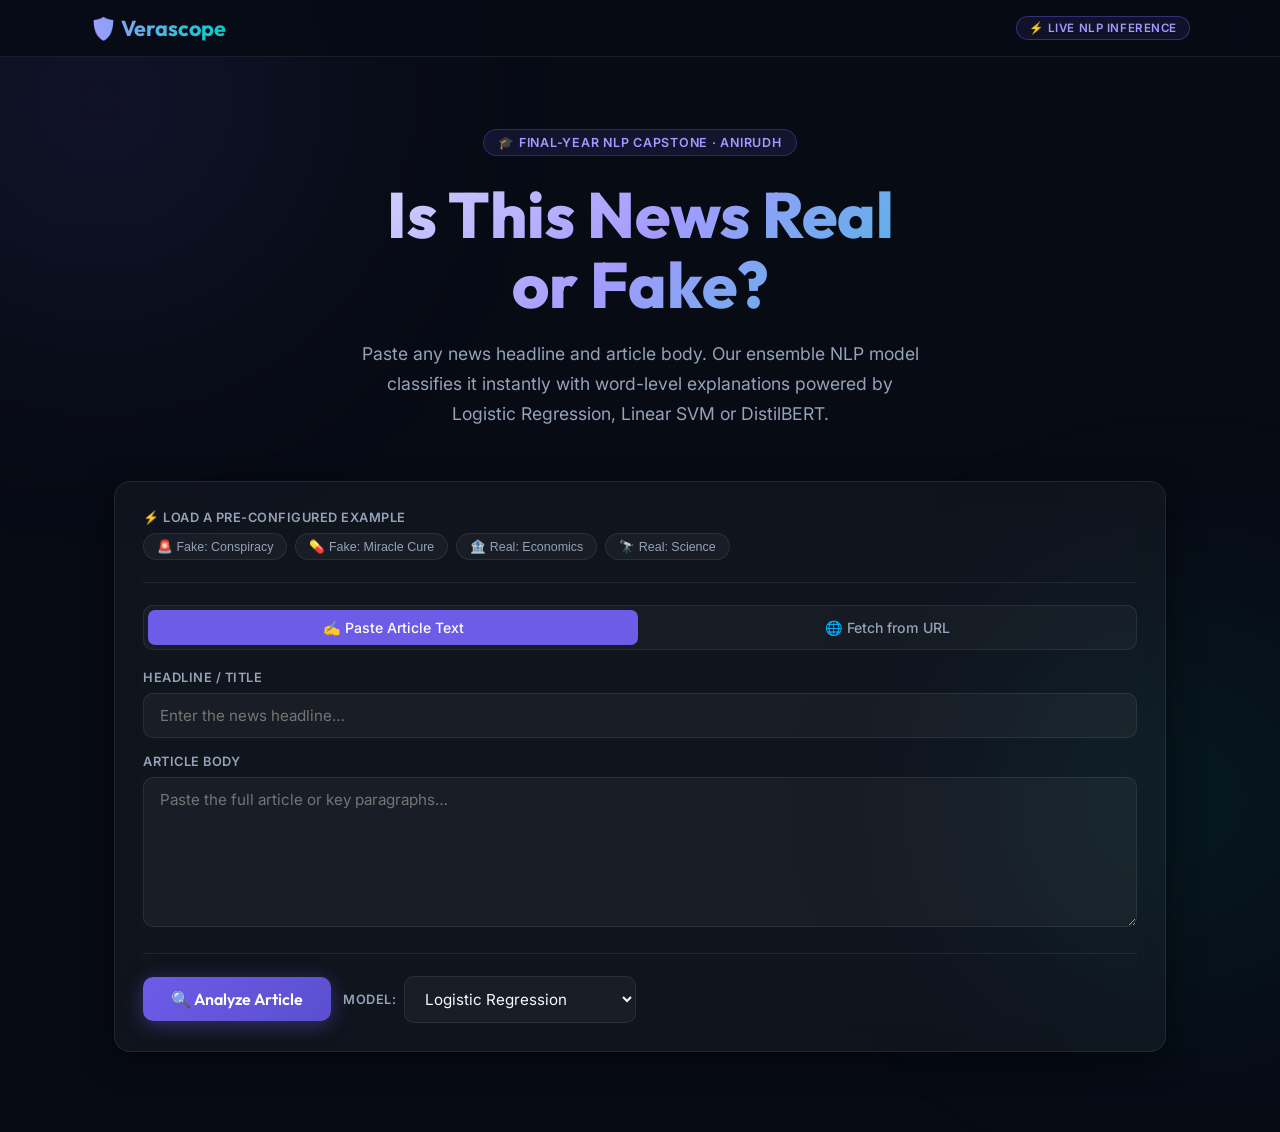
<file: app/index.html>
<!DOCTYPE html>
<html lang="en">
<head>
  <meta charset="UTF-8" />
  <meta name="viewport" content="width=device-width, initial-scale=1.0" />
  <title>Verascope — AI Fake News Detector</title>
  <meta name="description" content="Detect fake news instantly using advanced NLP models. Paste a headline or article and get a verdict with word-level explanations." />
  <link rel="preconnect" href="https://fonts.googleapis.com" />
  <link href="https://fonts.googleapis.com/css2?family=Outfit:wght@300;400;500;600;700;800&family=Inter:wght@300;400;500;600&display=swap" rel="stylesheet" />
  <style>
    /* ═══════════════════════════════════════════════════
       DESIGN TOKENS
    ═══════════════════════════════════════════════════ */
    :root {
      --bg-base:       #070b14;
      --bg-card:       rgba(255,255,255,0.04);
      --bg-card-hover: rgba(255,255,255,0.07);
      --border:        rgba(255,255,255,0.08);
      --border-glow:   rgba(108,92,231,0.4);
      --purple:        #6c5ce7;
      --purple-light:  #a29bfe;
      --cyan:          #00cec9;
      --green:         #00b894;
      --green-glow:    rgba(0,184,148,0.25);
      --red:           #e17055;
      --red-glow:      rgba(225,112,85,0.25);
      --text-primary:  #f8fafc;
      --text-muted:    #94a3b8;
      --text-dim:      #64748b;
      --radius:        16px;
      --radius-sm:     10px;
      --shadow:        0 8px 32px rgba(0,0,0,0.5);
    }

    /* ═══════════════════════════════════════════════════
       BASE
    ═══════════════════════════════════════════════════ */
    *, *::before, *::after { box-sizing: border-box; margin: 0; padding: 0; }

    body {
      background: var(--bg-base);
      color: var(--text-primary);
      font-family: 'Inter', sans-serif;
      min-height: 100vh;
      overflow-x: hidden;
    }

    /* animated background orbs */
    body::before, body::after {
      content: '';
      position: fixed;
      border-radius: 50%;
      filter: blur(120px);
      pointer-events: none;
      z-index: 0;
      animation: orb-drift 18s ease-in-out infinite alternate;
    }
    body::before {
      width: 600px; height: 600px;
      background: radial-gradient(circle, rgba(108,92,231,0.18) 0%, transparent 70%);
      top: -200px; left: -200px;
    }
    body::after {
      width: 500px; height: 500px;
      background: radial-gradient(circle, rgba(0,206,201,0.14) 0%, transparent 70%);
      bottom: -150px; right: -150px;
      animation-delay: -9s;
    }
    @keyframes orb-drift {
      from { transform: translate(0,0) scale(1); }
      to   { transform: translate(60px,40px) scale(1.1); }
    }

    /* ═══════════════════════════════════════════════════
       LAYOUT
    ═══════════════════════════════════════════════════ */
    .wrap {
      position: relative;
      z-index: 1;
      max-width: 1100px;
      margin: 0 auto;
      padding: 0 24px 80px;
    }

    /* ═══════════════════════════════════════════════════
       NAV
    ═══════════════════════════════════════════════════ */
    nav {
      position: sticky;
      top: 0;
      z-index: 100;
      backdrop-filter: blur(20px);
      -webkit-backdrop-filter: blur(20px);
      background: rgba(7,11,20,0.85);
      border-bottom: 1px solid var(--border);
      padding: 14px 24px;
    }
    .nav-inner {
      max-width: 1100px;
      margin: 0 auto;
      display: flex;
      align-items: center;
      justify-content: space-between;
    }
    .logo {
      font-family: 'Outfit', sans-serif;
      font-size: 1.35rem;
      font-weight: 700;
      background: linear-gradient(90deg, var(--purple-light), var(--cyan));
      -webkit-background-clip: text;
      -webkit-text-fill-color: transparent;
      background-clip: text;
      text-decoration: none;
    }
    .badge-nav {
      font-size: 0.72rem;
      font-weight: 600;
      letter-spacing: 0.05em;
      padding: 4px 12px;
      border-radius: 20px;
      border: 1px solid var(--border-glow);
      color: var(--purple-light);
      background: rgba(108,92,231,0.1);
    }

    /* ═══════════════════════════════════════════════════
       HERO
    ═══════════════════════════════════════════════════ */
    .hero {
      text-align: center;
      padding: 72px 0 52px;
    }
    .hero-tag {
      display: inline-flex;
      align-items: center;
      gap: 6px;
      font-size: 0.78rem;
      font-weight: 600;
      letter-spacing: 0.06em;
      text-transform: uppercase;
      color: var(--purple-light);
      background: rgba(108,92,231,0.12);
      border: 1px solid rgba(108,92,231,0.3);
      border-radius: 20px;
      padding: 5px 14px;
      margin-bottom: 24px;
    }
    .hero h1 {
      font-family: 'Outfit', sans-serif;
      font-size: clamp(2.4rem, 6vw, 4rem);
      font-weight: 800;
      line-height: 1.1;
      margin-bottom: 18px;
      background: linear-gradient(135deg, #f8fafc 0%, #a29bfe 50%, #00cec9 100%);
      -webkit-background-clip: text;
      -webkit-text-fill-color: transparent;
      background-clip: text;
    }
    .hero p {
      font-size: 1.1rem;
      color: var(--text-muted);
      max-width: 560px;
      margin: 0 auto;
      line-height: 1.7;
    }

    /* ═══════════════════════════════════════════════════
       GLASS CARD
    ═══════════════════════════════════════════════════ */
    .card {
      background: var(--bg-card);
      backdrop-filter: blur(16px);
      -webkit-backdrop-filter: blur(16px);
      border: 1px solid var(--border);
      border-radius: var(--radius);
      padding: 28px;
      box-shadow: var(--shadow);
      transition: border-color 0.3s, box-shadow 0.3s;
    }
    .card:hover { border-color: var(--border-glow); }

    /* ═══════════════════════════════════════════════════
       FORM
    ═══════════════════════════════════════════════════ */
    .form-grid {
      display: grid;
      gap: 16px;
      margin-bottom: 20px;
    }
    label {
      display: block;
      font-size: 0.8rem;
      font-weight: 600;
      letter-spacing: 0.04em;
      text-transform: uppercase;
      color: var(--text-muted);
      margin-bottom: 8px;
    }
    input[type="text"], textarea, select {
      width: 100%;
      background: rgba(255,255,255,0.04);
      border: 1px solid var(--border);
      border-radius: var(--radius-sm);
      color: var(--text-primary);
      font-family: 'Inter', sans-serif;
      font-size: 0.95rem;
      padding: 12px 16px;
      outline: none;
      transition: border-color 0.25s, box-shadow 0.25s;
      resize: vertical;
    }
    input[type="text"]:focus,
    textarea:focus,
    select:focus {
      border-color: var(--purple);
      box-shadow: 0 0 0 3px rgba(108,92,231,0.2);
    }
    textarea { min-height: 150px; }
    select { cursor: pointer; }

    /* tabs */
    .tabs {
      display: flex;
      gap: 4px;
      margin-bottom: 20px;
      background: rgba(255,255,255,0.03);
      border: 1px solid var(--border);
      border-radius: var(--radius-sm);
      padding: 4px;
    }
    .tab-btn {
      flex: 1;
      background: none;
      border: none;
      color: var(--text-muted);
      font-family: 'Inter', sans-serif;
      font-size: 0.88rem;
      font-weight: 500;
      cursor: pointer;
      padding: 9px 16px;
      border-radius: 7px;
      transition: background 0.2s, color 0.2s;
    }
    .tab-btn.active {
      background: var(--purple);
      color: #fff;
    }
    .tab-panel { display: none; }
    .tab-panel.active { display: block; }

    /* bottom row */
    .form-bottom {
      display: flex;
      gap: 12px;
      align-items: center;
      flex-wrap: wrap;
    }
    .model-select-wrap {
      display: flex;
      align-items: center;
      gap: 8px;
      flex-shrink: 0;
    }
    .model-select-wrap label { margin: 0; white-space: nowrap; }
    .model-select-wrap select { width: auto; }

    /* CTA Button */
    .btn-analyze {
      display: inline-flex;
      align-items: center;
      gap: 8px;
      background: linear-gradient(135deg, var(--purple) 0%, #5a4fcf 100%);
      border: none;
      border-radius: var(--radius-sm);
      color: #fff;
      font-family: 'Outfit', sans-serif;
      font-size: 1rem;
      font-weight: 600;
      padding: 12px 28px;
      cursor: pointer;
      transition: opacity 0.2s, transform 0.15s, box-shadow 0.2s;
      box-shadow: 0 4px 20px rgba(108,92,231,0.4);
    }
    .btn-analyze:hover { opacity: 0.9; transform: translateY(-1px); box-shadow: 0 8px 28px rgba(108,92,231,0.5); }
    .btn-analyze:active { transform: translateY(0); }
    .btn-analyze:disabled { opacity: 0.5; cursor: not-allowed; transform: none; }

    /* samples */
    .samples-row {
      display: flex;
      flex-wrap: wrap;
      gap: 8px;
      margin-bottom: 20px;
    }
    .sample-chip {
      background: rgba(255,255,255,0.04);
      border: 1px solid var(--border);
      border-radius: 20px;
      color: var(--text-muted);
      font-size: 0.78rem;
      font-weight: 500;
      padding: 5px 13px;
      cursor: pointer;
      transition: all 0.2s;
    }
    .sample-chip:hover {
      border-color: var(--purple);
      color: var(--purple-light);
      background: rgba(108,92,231,0.1);
    }

    /* ═══════════════════════════════════════════════════
       RESULTS PANEL
    ═══════════════════════════════════════════════════ */
    #results-section { display: none; margin-top: 28px; }

    /* Verdict card */
    .verdict-card {
      display: flex;
      align-items: center;
      justify-content: space-between;
      padding: 28px 32px;
      border-radius: var(--radius);
      margin-bottom: 20px;
      position: relative;
      overflow: hidden;
      animation: fade-in 0.5s ease;
    }
    .verdict-card::before {
      content: '';
      position: absolute;
      inset: 0;
      opacity: 0.07;
      background-size: 200%;
    }
    .verdict-card.real {
      background: rgba(0,184,148,0.1);
      border: 1px solid rgba(0,184,148,0.4);
      box-shadow: 0 0 40px rgba(0,184,148,0.1);
    }
    .verdict-card.fake {
      background: rgba(225,112,85,0.1);
      border: 1px solid rgba(225,112,85,0.4);
      box-shadow: 0 0 40px rgba(225,112,85,0.1);
    }
    .verdict-icon {
      font-size: 3.5rem;
      line-height: 1;
    }
    .verdict-label {
      font-family: 'Outfit', sans-serif;
      font-size: 2.4rem;
      font-weight: 800;
      letter-spacing: 0.03em;
    }
    .verdict-card.real .verdict-label { color: #00b894; }
    .verdict-card.fake .verdict-label { color: #e17055; }
    .verdict-sub {
      font-size: 0.9rem;
      color: var(--text-muted);
      margin-top: 4px;
    }

    /* confidence arc */
    .confidence-arc-wrap {
      text-align: center;
    }
    .arc-label {
      font-family: 'Outfit', sans-serif;
      font-size: 2.1rem;
      font-weight: 700;
      line-height: 1;
    }
    .verdict-card.real .arc-label { color: #00b894; }
    .verdict-card.fake .arc-label { color: #e17055; }
    .arc-sub { font-size: 0.72rem; color: var(--text-muted); text-transform: uppercase; letter-spacing: 0.07em; }

    /* dual progress bars */
    .prob-row {
      display: grid;
      grid-template-columns: 1fr 1fr;
      gap: 14px;
      margin-bottom: 20px;
    }
    .prob-item { }
    .prob-header {
      display: flex;
      justify-content: space-between;
      font-size: 0.82rem;
      font-weight: 600;
      margin-bottom: 8px;
    }
    .prob-bar-bg {
      height: 8px;
      background: rgba(255,255,255,0.06);
      border-radius: 99px;
      overflow: hidden;
    }
    .prob-bar-fill {
      height: 100%;
      border-radius: 99px;
      transition: width 0.8s cubic-bezier(0.25,1,0.5,1);
    }
    .prob-bar-fill.real { background: linear-gradient(90deg, #00b894, #00cec9); }
    .prob-bar-fill.fake { background: linear-gradient(90deg, #e17055, #d63031); }

    /* word chips grid */
    .chip-section { margin-bottom: 20px; }
    .chip-section-title {
      font-family: 'Outfit', sans-serif;
      font-size: 1rem;
      font-weight: 600;
      margin-bottom: 14px;
      display: flex;
      align-items: center;
      gap: 8px;
    }
    .chip-grid {
      display: grid;
      grid-template-columns: 1fr 1fr;
      gap: 12px;
    }
    .chip-col-title {
      font-size: 0.75rem;
      font-weight: 600;
      letter-spacing: 0.05em;
      text-transform: uppercase;
      margin-bottom: 10px;
    }
    .chip-col-title.fake-col { color: #e17055; }
    .chip-col-title.real-col { color: #00b894; }
    .chip-list { display: flex; flex-wrap: wrap; gap: 7px; }
    .word-chip {
      display: inline-flex;
      align-items: center;
      gap: 5px;
      font-size: 0.82rem;
      font-weight: 500;
      padding: 4px 11px;
      border-radius: 20px;
      animation: pop-in 0.3s ease;
    }
    .word-chip.fake-chip {
      background: rgba(225,112,85,0.15);
      border: 1px solid rgba(225,112,85,0.35);
      color: #e17055;
    }
    .word-chip.real-chip {
      background: rgba(0,184,148,0.12);
      border: 1px solid rgba(0,184,148,0.35);
      color: #00b894;
    }
    .chip-score {
      font-size: 0.68rem;
      opacity: 0.7;
    }

    /* telemetry */
    .telemetry-grid {
      display: grid;
      grid-template-columns: repeat(5, 1fr);
      gap: 12px;
    }
    @media (max-width: 700px) { .telemetry-grid { grid-template-columns: repeat(2,1fr); } }
    .tele-card {
      background: rgba(255,255,255,0.04);
      border: 1px solid var(--border);
      border-radius: var(--radius-sm);
      padding: 14px;
      text-align: center;
    }
    .tele-value {
      font-family: 'Outfit', sans-serif;
      font-size: 1.45rem;
      font-weight: 700;
      color: var(--purple-light);
    }
    .tele-label {
      font-size: 0.7rem;
      color: var(--text-dim);
      text-transform: uppercase;
      letter-spacing: 0.05em;
      margin-top: 4px;
    }

    /* section header */
    .section-header {
      font-family: 'Outfit', sans-serif;
      font-size: 1rem;
      font-weight: 600;
      color: var(--text-muted);
      margin-bottom: 14px;
      display: flex;
      align-items: center;
      gap: 8px;
    }

    /* loading spinner */
    .spinner {
      display: none;
      width: 22px;
      height: 22px;
      border: 3px solid rgba(255,255,255,0.15);
      border-top-color: var(--purple-light);
      border-radius: 50%;
      animation: spin 0.7s linear infinite;
    }
    @keyframes spin { to { transform: rotate(360deg); } }
    @keyframes fade-in { from { opacity:0; transform: translateY(10px); } to { opacity:1; transform: none; } }
    @keyframes pop-in { from { opacity:0; transform: scale(0.85); } to { opacity:1; transform: scale(1); } }

    /* disclaimer */
    .disclaimer {
      margin-top: 28px;
      background: rgba(255,255,255,0.02);
      border: 1px solid var(--border);
      border-radius: var(--radius-sm);
      padding: 16px 20px;
      font-size: 0.82rem;
      color: var(--text-dim);
      line-height: 1.6;
    }
    .disclaimer strong { color: var(--text-muted); }
    .disclaimer a { color: var(--purple-light); text-decoration: none; }
    .disclaimer a:hover { text-decoration: underline; }

    /* error msg */
    .error-msg {
      background: rgba(225,112,85,0.1);
      border: 1px solid rgba(225,112,85,0.35);
      border-radius: var(--radius-sm);
      color: #e17055;
      font-size: 0.88rem;
      padding: 12px 16px;
      margin-top: 12px;
      display: none;
    }

    /* divider */
    .divider {
      border: none;
      border-top: 1px solid var(--border);
      margin: 22px 0;
    }

    /* responsive */
    @media (max-width: 640px) {
      .verdict-card { flex-direction: column; gap: 16px; text-align: center; }
      .prob-row { grid-template-columns: 1fr; }
      .chip-grid { grid-template-columns: 1fr; }
      .form-bottom { flex-direction: column; align-items: flex-start; }
    }
  </style>
</head>
<body>

<!-- ── NAV ──────────────────────────────────────── -->
<nav>
  <div class="nav-inner">
    <a class="logo" href="/">🛡️ Verascope</a>
    <span class="badge-nav">⚡ LIVE NLP INFERENCE</span>
  </div>
</nav>

<div class="wrap">

  <!-- ── HERO ─────────────────────────────────────── -->
  <section class="hero">
    <div class="hero-tag">🎓 Final-Year NLP Capstone · Anirudh</div>
    <h1>Is This News Real<br/>or Fake?</h1>
    <p>Paste any news headline and article body. Our ensemble NLP model classifies it instantly with word-level explanations powered by Logistic Regression, Linear SVM or DistilBERT.</p>
  </section>

  <!-- ── MAIN INPUT CARD ───────────────────────────── -->
  <div class="card" id="input-card">

    <!-- sample chips -->
    <div style="margin-bottom:16px;">
      <label>⚡ Load a Pre-Configured Example</label>
      <div class="samples-row" id="sample-chips"></div>
    </div>
    <hr class="divider">

    <!-- tabs -->
    <div class="tabs" role="tablist">
      <button class="tab-btn active" data-tab="manual" role="tab">✍️ Paste Article Text</button>
      <button class="tab-btn" data-tab="url" role="tab">🌐 Fetch from URL</button>
    </div>

    <!-- tab: manual -->
    <div class="tab-panel active" id="tab-manual">
      <div class="form-grid">
        <div>
          <label for="title-input">Headline / Title</label>
          <input type="text" id="title-input" placeholder="Enter the news headline…" />
        </div>
        <div>
          <label for="text-input">Article Body</label>
          <textarea id="text-input" placeholder="Paste the full article or key paragraphs…"></textarea>
        </div>
      </div>
    </div>

    <!-- tab: url -->
    <div class="tab-panel" id="tab-url">
      <div style="margin-bottom:16px;">
        <label for="url-input">News Article URL</label>
        <input type="text" id="url-input" placeholder="https://example.com/news-article" />
      </div>
      <button class="btn-analyze" id="fetch-btn" style="background: linear-gradient(135deg,#0984e3,#00cec9); box-shadow:none; margin-bottom:14px;">
        📥 Extract Article Text
      </button>
      <div id="url-status" style="font-size:0.82rem; color:var(--text-muted); margin-bottom:4px;"></div>
    </div>

    <hr class="divider">

    <!-- bottom controls -->
    <div class="form-bottom">
      <button class="btn-analyze" id="analyze-btn">
        <div class="spinner" id="spinner"></div>
        <span id="btn-label">🔍 Analyze Article</span>
      </button>
      <div class="model-select-wrap">
        <label for="model-select">Model:</label>
        <select id="model-select">
          <option value="Logistic Regression">Logistic Regression</option>
          <option value="Linear SVM">Linear SVM</option>
          <option value="DistilBERT (Transformer)">DistilBERT (Transformer)</option>
        </select>
      </div>
    </div>

    <div class="error-msg" id="error-msg"></div>
  </div>

  <!-- ── RESULTS ────────────────────────────────────── -->
  <div id="results-section">

    <!-- Verdict Banner -->
    <div class="verdict-card" id="verdict-card">
      <div>
        <div class="verdict-icon" id="verdict-icon"></div>
        <div class="verdict-label" id="verdict-label"></div>
        <div class="verdict-sub" id="verdict-sub"></div>
      </div>
      <div class="confidence-arc-wrap">
        <div class="arc-label" id="confidence-val"></div>
        <div class="arc-sub">Confidence</div>
      </div>
    </div>

    <!-- Dual probability bars -->
    <div class="card" style="margin-bottom:20px;">
      <div class="section-header">📊 Veracity Probability Breakdown</div>
      <div class="prob-row">
        <div class="prob-item">
          <div class="prob-header">
            <span>✅ REAL</span><span id="real-pct">—</span>
          </div>
          <div class="prob-bar-bg">
            <div class="prob-bar-fill real" id="real-bar" style="width:0%"></div>
          </div>
        </div>
        <div class="prob-item">
          <div class="prob-header">
            <span>⚠️ FAKE</span><span id="fake-pct">—</span>
          </div>
          <div class="prob-bar-bg">
            <div class="prob-bar-fill fake" id="fake-bar" style="width:0%"></div>
          </div>
        </div>
      </div>
    </div>

    <!-- Word Explainability -->
    <div class="card" style="margin-bottom:20px;">
      <div class="section-header">🔎 Decision Explainability — Why did the model decide this?</div>
      <div class="chip-grid">
        <div>
          <div class="chip-col-title fake-col">🚨 Words pushing → FAKE</div>
          <div class="chip-list" id="fake-chips"></div>
          <div id="fake-empty" style="font-size:0.82rem;color:var(--text-dim);display:none;">No strong fake indicators detected.</div>
        </div>
        <div>
          <div class="chip-col-title real-col">📗 Words pushing → REAL</div>
          <div class="chip-list" id="real-chips"></div>
          <div id="real-empty" style="font-size:0.82rem;color:var(--text-dim);display:none;">No strong real indicators detected.</div>
        </div>
      </div>
    </div>

    <!-- Stylistic Telemetry -->
    <div class="card" style="margin-bottom:20px;">
      <div class="section-header">📐 Stylistic & Structural Telemetry</div>
      <div class="telemetry-grid">
        <div class="tele-card"><div class="tele-value" id="tel-words">—</div><div class="tele-label">Word Count</div></div>
        <div class="tele-card"><div class="tele-value" id="tel-caps">—</div><div class="tele-label">ALL-CAPS Ratio</div></div>
        <div class="tele-card"><div class="tele-value" id="tel-excl">—</div><div class="tele-label">Exclamation Rate</div></div>
        <div class="tele-card"><div class="tele-value" id="tel-quest">—</div><div class="tele-label">Question Rate</div></div>
        <div class="tele-card"><div class="tele-value" id="tel-sent">—</div><div class="tele-label">Avg Sentence Len</div></div>
      </div>
    </div>

    <!-- Disclaimer -->
    <div class="disclaimer">
      <strong>⚠️ Academic & Ethical Disclaimer:</strong> Verascope classifies articles based on <em>linguistic writing style and lexical patterns</em>, not live epistemological truth. A well-written lie may be misclassified. Always cross-verify with certified fact-checkers:
      <a href="https://www.altnews.in" target="_blank">Alt News</a> ·
      <a href="https://factcheck.pib.gov.in" target="_blank">PIB Fact Check</a> ·
      <a href="https://www.boomlive.in" target="_blank">BOOM Live</a> ·
      <a href="https://www.snopes.com" target="_blank">Snopes</a>
    </div>

  </div><!-- /results-section -->

</div><!-- /wrap -->

<!-- ── JAVASCRIPT ───────────────────────────────────── -->
<script>
const API = "http://localhost:5000";

/* ── Sample presets ── */
const SAMPLES = [
  {
    label: "🚨 Fake: Conspiracy",
    title: "BREAKING: Secret Bunker Found With Leaked Agendas Mainstream Media Won't Show You!",
    text:  "Shocking whistleblower documents prove high-ranking elites have been conspiring secretly to manipulate upcoming election dates. Uncensored footage reveals clandestine rendezvous that globalist news channels refuse to broadcast! Share this now before authorities take it down!"
  },
  {
    label: "💊 Fake: Miracle Cure",
    title: "DOCTORS STUNNED: Ancient Spice Cures All Ailments Overnight!",
    text:  "Big pharma executives are panicking after independent researchers accidentally proved that drinking this boiling spice potion dissolves toxic fat and erases joint pain in 24 hours. No prescription required! Click here to uncover the secret formula they tried to suppress!"
  },
  {
    label: "🏦 Real: Economics",
    title: "Federal Reserve Holds Benchmark Lending Rate Steady Amid Sustained Economic Growth",
    text:  "The Federal Open Market Committee concluded its two-day monetary policy summit today, voting unanimously to maintain target federal funds rates in the 5.00 to 5.25 percent range. Officials noted persistent labor market resilience and moderate consumer price index cooling."
  },
  {
    label: "🔭 Real: Science",
    title: "NASA James Webb Telescope Detects Water Vapor on Habitable Exoplanet",
    text:  "Astrophysicists analyzing transmission spectroscopy data gathered by the James Webb Space Telescope announced the definitive detection of atmospheric water vapor on an Earth-sized exoplanet orbiting within its host star's habitable zone. The findings were published in Nature Astronomy."
  }
];

/* ── Build sample chips ── */
const chipsEl = document.getElementById("sample-chips");
SAMPLES.forEach((s, i) => {
  const btn = document.createElement("button");
  btn.className = "sample-chip";
  btn.textContent = s.label;
  btn.onclick = () => {
    document.getElementById("title-input").value = s.title;
    document.getElementById("text-input").value  = s.text;
    // Switch to manual tab
    activateTab("manual");
  };
  chipsEl.appendChild(btn);
});

/* ── Tabs ── */
document.querySelectorAll(".tab-btn").forEach(btn => {
  btn.addEventListener("click", () => activateTab(btn.dataset.tab));
});
function activateTab(tabId) {
  document.querySelectorAll(".tab-btn").forEach(b => b.classList.toggle("active", b.dataset.tab === tabId));
  document.querySelectorAll(".tab-panel").forEach(p => p.classList.toggle("active", p.id === "tab-" + tabId));
}

/* ── URL fetch ── */
document.getElementById("fetch-btn").addEventListener("click", async () => {
  const url = document.getElementById("url-input").value.trim();
  if (!url) return;
  const statusEl = document.getElementById("url-status");
  statusEl.textContent = "⏳ Fetching article…";
  try {
    const corsProxy = "https://api.allorigins.win/get?url=" + encodeURIComponent(url);
    const res  = await fetch(corsProxy);
    const data = await res.json();
    const html = data.contents || "";
    const titleMatch = html.match(/<title>(.*?)<\/title>/i);
    const extracted = titleMatch ? titleMatch[1].replace(/&amp;/g,"&").replace(/&#039;/g,"'") : "";
    const paras = [...html.matchAll(/<p[^>]*>(.*?)<\/p>/gis)]
      .map(m => m[1].replace(/<[^>]+>/g,"").trim())
      .filter(p => p.length > 40).slice(0, 12).join(" ");
    document.getElementById("title-input").value = extracted;
    document.getElementById("text-input").value  = paras;
    activateTab("manual");
    statusEl.textContent = `✅ Extracted: "${extracted.substring(0,55)}…" (${paras.split(" ").length} words)`;
  } catch(e) {
    statusEl.textContent = "❌ Failed to fetch. Try pasting the text manually.";
  }
});

/* ── Analyze ── */
document.getElementById("analyze-btn").addEventListener("click", analyzeArticle);

async function analyzeArticle() {
  const title  = document.getElementById("title-input").value.trim();
  const text   = document.getElementById("text-input").value.trim();
  const model  = document.getElementById("model-select").value;
  const errEl  = document.getElementById("error-msg");

  errEl.style.display = "none";
  if ((title + text).length < 15) {
    showError("Please enter at least 15 characters of content.");
    return;
  }

  setLoading(true);

  try {
    const res = await fetch(`${API}/api/predict`, {
      method: "POST",
      headers: { "Content-Type": "application/json" },
      body: JSON.stringify({ title, text, model })
    });
    const data = await res.json();
    if (data.error) { showError(data.error); return; }
    renderResults(data, model);
  } catch(e) {
    showError("Cannot reach the backend API. Make sure you have started the Flask server:\n\npython app/api.py");
  } finally {
    setLoading(false);
  }
}

function showError(msg) {
  const errEl = document.getElementById("error-msg");
  errEl.textContent = "⚠️ " + msg;
  errEl.style.display = "block";
}

function setLoading(on) {
  const btn = document.getElementById("analyze-btn");
  const spinner = document.getElementById("spinner");
  const lbl = document.getElementById("btn-label");
  btn.disabled = on;
  spinner.style.display = on ? "block" : "none";
  lbl.textContent = on ? "Analyzing…" : "🔍 Analyze Article";
}

function renderResults(d, model) {
  const isReal = d.verdict === "REAL";
  const resultsEl = document.getElementById("results-section");
  resultsEl.style.display = "block";
  resultsEl.scrollIntoView({ behavior: "smooth", block: "start" });

  // Verdict card
  const card = document.getElementById("verdict-card");
  card.className = "verdict-card " + (isReal ? "real" : "fake");
  document.getElementById("verdict-icon").textContent = isReal ? "✅" : "⚠️";
  document.getElementById("verdict-label").textContent = isReal ? "REAL NEWS" : "FAKE / SUSPICIOUS";
  document.getElementById("verdict-sub").textContent =
    `Classified by ${model} · ${isReal ? "Authentic journalistic signals detected" : "Deceptive linguistic patterns detected"}`;
  document.getElementById("confidence-val").textContent = d.confidence + "%";

  // Probability bars
  document.getElementById("real-pct").textContent = d.real_probability + "%";
  document.getElementById("fake-pct").textContent = d.fake_probability + "%";
  setTimeout(() => {
    document.getElementById("real-bar").style.width = d.real_probability + "%";
    document.getElementById("fake-bar").style.width = d.fake_probability + "%";
  }, 80);

  // Word chips
  renderChips("fake-chips", "fake-empty", d.top_fake_words, "fake-chip", "−");
  renderChips("real-chips", "real-empty", d.top_real_words, "real-chip", "+");

  // Telemetry
  const s = d.stylistic_stats || {};
  document.getElementById("tel-words").textContent = s.word_count ?? "—";
  document.getElementById("tel-caps").textContent  = (s.uppercase_ratio ?? "—") + "%";
  document.getElementById("tel-excl").textContent  = (s.exclamation_ratio ?? "—") + "%";
  document.getElementById("tel-quest").textContent = (s.question_ratio ?? "—") + "%";
  document.getElementById("tel-sent").textContent  = (s.avg_sentence_len ?? "—") + " w";
}

function renderChips(listId, emptyId, words, cls, sign) {
  const list  = document.getElementById(listId);
  const empty = document.getElementById(emptyId);
  list.innerHTML = "";
  if (!words || words.length === 0) { empty.style.display = "block"; return; }
  empty.style.display = "none";
  words.forEach(([word, score]) => {
    const chip = document.createElement("span");
    chip.className = "word-chip " + cls;
    chip.innerHTML = `${word} <span class="chip-score">${sign}${score.toFixed(2)}</span>`;
    chip.style.animationDelay = (Math.random()*0.25) + "s";
    list.appendChild(chip);
  });
}
</script>
</body>
</html>
</file>
